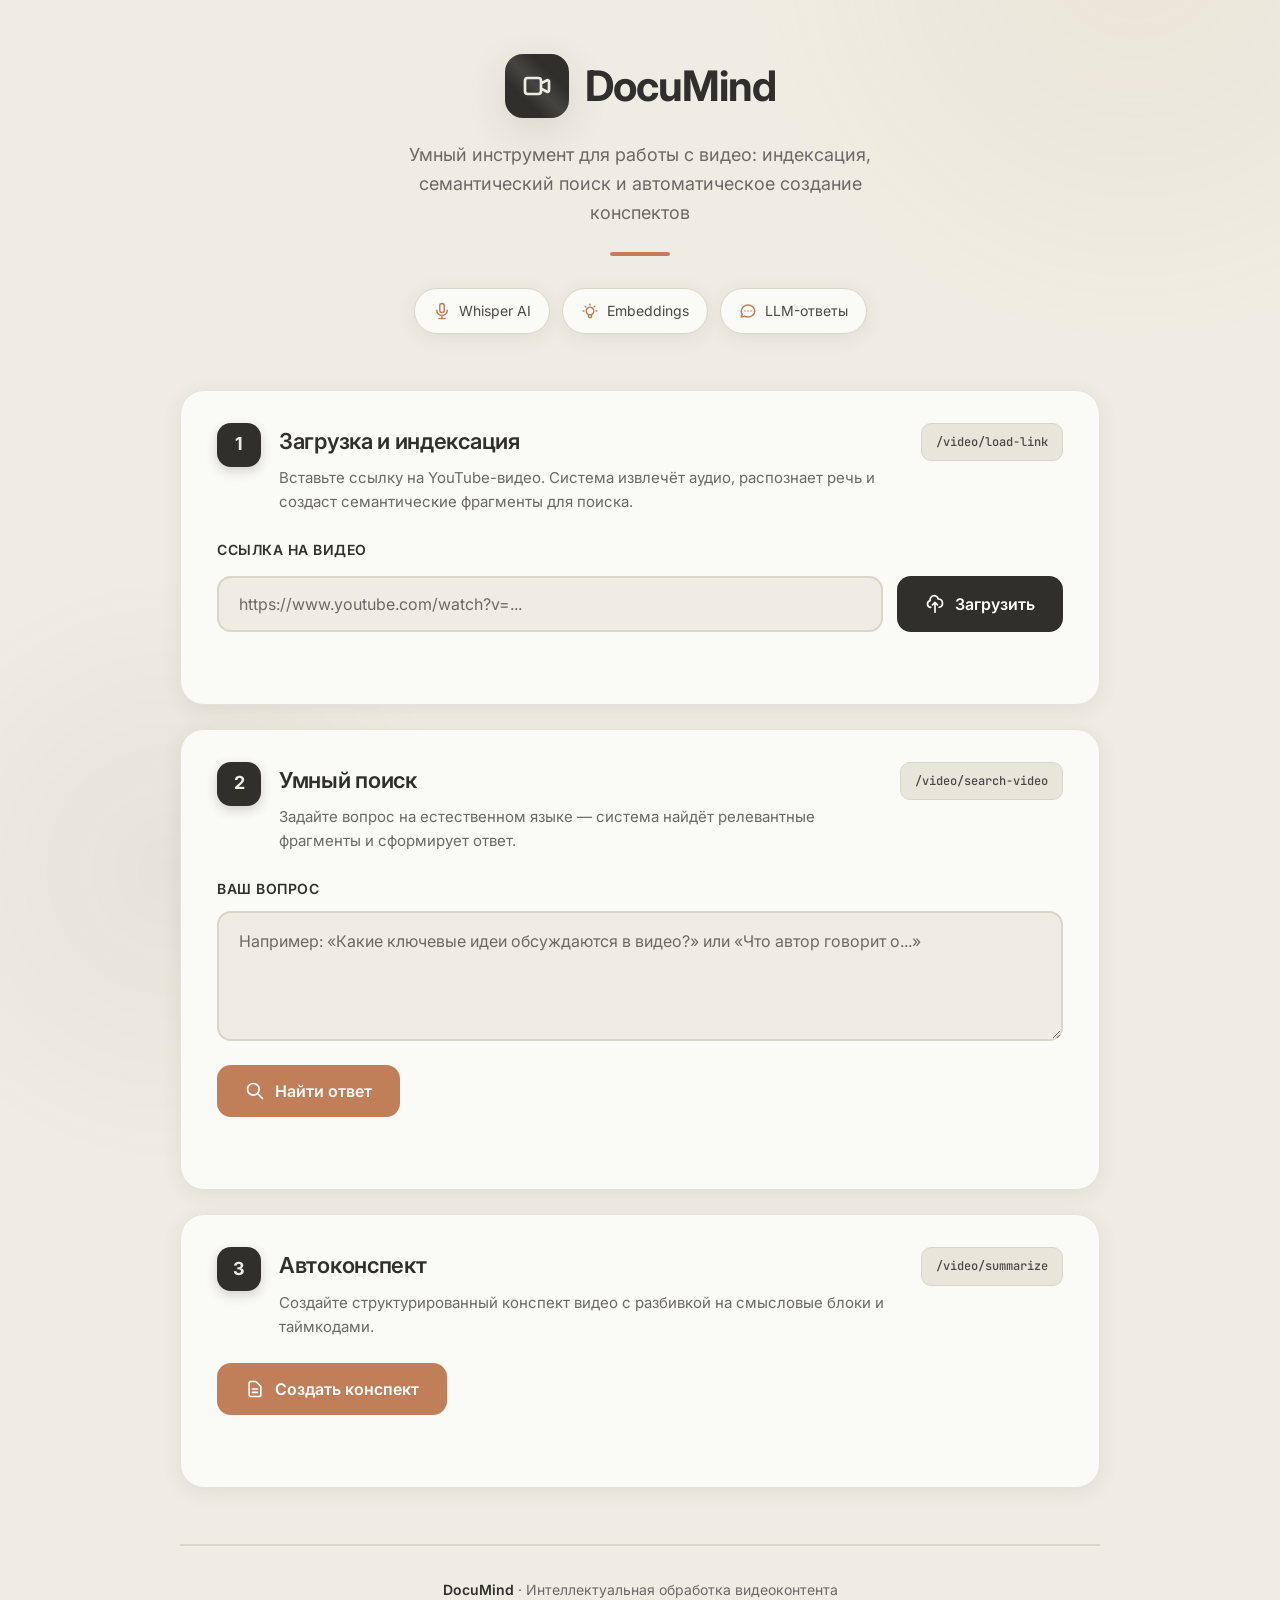
<file: index.html>
<!doctype html>
<html lang="ru">
<head>
    <meta charset="UTF-8" />
    <title>DocuMind – поиск и конспект по видео</title>
    <link rel="preconnect" href="https://fonts.googleapis.com">
    <link rel="preconnect" href="https://fonts.gstatic.com" crossorigin>
    <link href="https://fonts.googleapis.com/css2?family=Inter:wght@400;500;600;700&family=JetBrains+Mono:wght@500&display=swap" rel="stylesheet">
    <style>
        /* ... весь CSS без изменений ... */
        :root {
            --bg: #EFEDE3;
            --bg-warm: #E8E6DA;
            --bg-card: #FAFAF6;
            --dark: #302F2C;
            --dark-soft: #4A4845;
            --dark-muted: #6B6966;
            --accent: #C17F59;
            --accent-hover: #A66B47;
            --accent-soft: rgba(193, 127, 89, 0.12);
            --accent-glow: rgba(193, 127, 89, 0.25);
            --border: #D8D5C9;
            --border-light: #E5E3D9;
            --success: #6B8E5E;
            --success-bg: #EEF4EB;
            --error: #C45C5C;
            --error-bg: #F9EFEF;
            --shadow: 0 4px 20px rgba(48, 47, 44, 0.08);
            --shadow-lg: 0 12px 40px rgba(48, 47, 44, 0.12);
            --shadow-accent: 0 8px 30px rgba(193, 127, 89, 0.2);
        }

        * {
            box-sizing: border-box;
            margin: 0;
            padding: 0;
        }

        body {
            font-family: 'Inter', system-ui, -apple-system, sans-serif;
            background: var(--bg);
            color: var(--dark);
            min-height: 100vh;
            padding: 50px 24px;
            line-height: 1.7;
            font-size: 16px;
        }

        body::before {
            content: '';
            position: fixed;
            top: -50%;
            right: -20%;
            width: 800px;
            height: 800px;
            background: radial-gradient(circle, rgba(193, 127, 89, 0.08) 0%, transparent 70%);
            pointer-events: none;
            z-index: -1;
        }

        body::after {
            content: '';
            position: fixed;
            bottom: -30%;
            left: -10%;
            width: 600px;
            height: 600px;
            background: radial-gradient(circle, rgba(48, 47, 44, 0.05) 0%, transparent 70%);
            pointer-events: none;
            z-index: -1;
        }

        .container {
            max-width: 920px;
            margin: 0 auto;
        }

        header {
            text-align: center;
            margin-bottom: 56px;
        }

        .logo {
            display: inline-flex;
            align-items: center;
            gap: 16px;
            margin-bottom: 20px;
        }

        .logo-icon {
            width: 64px;
            height: 64px;
            background: var(--dark);
            border-radius: 18px;
            display: flex;
            align-items: center;
            justify-content: center;
            box-shadow: var(--shadow-lg);
            position: relative;
            overflow: hidden;
        }

        .logo-icon::before {
            content: '';
            position: absolute;
            top: -50%;
            left: -50%;
            width: 200%;
            height: 200%;
            background: linear-gradient(45deg, transparent 40%, rgba(255,255,255,0.1) 50%, transparent 60%);
            animation: shimmer 3s infinite;
        }

        @keyframes shimmer {
            0% { transform: translateX(-100%) rotate(45deg); }
            100% { transform: translateX(100%) rotate(45deg); }
        }

        .logo-icon svg {
            width: 32px;
            height: 32px;
            color: var(--bg);
            position: relative;
            z-index: 1;
        }

        h1 {
            font-size: 42px;
            font-weight: 700;
            color: var(--dark);
            letter-spacing: -1px;
        }

        .subtitle {
            color: var(--dark-muted);
            font-size: 18px;
            max-width: 520px;
            margin: 0 auto;
            line-height: 1.6;
        }

        .divider {
            width: 60px;
            height: 4px;
            background: var(--accent);
            border-radius: 2px;
            margin: 24px auto 0;
        }

        .card {
            background: var(--bg-card);
            border-radius: 24px;
            border: 1px solid var(--border-light);
            padding: 32px 36px;
            margin-bottom: 24px;
            box-shadow: var(--shadow);
            transition: all 0.3s ease;
            position: relative;
            overflow: hidden;
        }

        .card::before {
            content: '';
            position: absolute;
            top: 0;
            left: 0;
            right: 0;
            height: 4px;
            background: linear-gradient(90deg, var(--accent) 0%, var(--dark) 100%);
            opacity: 0;
            transition: opacity 0.3s ease;
        }

        .card:hover {
            box-shadow: var(--shadow-lg);
            transform: translateY(-2px);
        }

        .card:hover::before {
            opacity: 1;
        }

        .card-header {
            display: flex;
            align-items: flex-start;
            justify-content: space-between;
            margin-bottom: 24px;
            gap: 20px;
        }

        .card-header-content {
            display: flex;
            gap: 18px;
            align-items: flex-start;
        }

        .card-number {
            width: 44px;
            height: 44px;
            background: var(--dark);
            color: var(--bg);
            border-radius: 14px;
            display: flex;
            align-items: center;
            justify-content: center;
            font-size: 18px;
            font-weight: 700;
            flex-shrink: 0;
            box-shadow: 0 4px 12px rgba(48, 47, 44, 0.2);
        }

        .card-title {
            font-size: 22px;
            font-weight: 600;
            color: var(--dark);
            margin-bottom: 6px;
            letter-spacing: -0.3px;
        }

        .card-desc {
            font-size: 15px;
            color: var(--dark-muted);
            line-height: 1.6;
        }

        .tag {
            font-family: 'JetBrains Mono', monospace;
            font-size: 12px;
            font-weight: 500;
            padding: 8px 14px;
            border-radius: 10px;
            background: var(--bg-warm);
            color: var(--dark-soft);
            white-space: nowrap;
            border: 1px solid var(--border);
        }

        label {
            display: block;
            font-size: 14px;
            font-weight: 600;
            margin-bottom: 10px;
            color: var(--dark);
            text-transform: uppercase;
            letter-spacing: 0.5px;
        }

        input[type="text"], textarea {
            width: 100%;
            border-radius: 14px;
            border: 2px solid var(--border);
            background: var(--bg);
            color: var(--dark);
            padding: 16px 20px;
            font-size: 16px;
            font-family: inherit;
            outline: none;
            transition: all 0.2s ease;
        }

        input[type="text"]::placeholder, textarea::placeholder {
            color: var(--dark-muted);
        }

        input[type="text"]:hover, textarea:hover {
            border-color: var(--dark-muted);
        }

        input[type="text"]:focus, textarea:focus {
            border-color: var(--accent);
            background: var(--bg-card);
            box-shadow: 0 0 0 4px var(--accent-soft);
        }

        textarea {
            resize: vertical;
            min-height: 130px;
            line-height: 1.6;
        }

        .row {
            display: flex;
            gap: 14px;
            margin-top: 14px;
        }

        .row > input {
            flex: 1;
        }

        button {
            border-radius: 14px;
            border: none;
            background: var(--accent);
            color: white;
            font-weight: 600;
            font-size: 16px;
            padding: 16px 28px;
            cursor: pointer;
            display: inline-flex;
            align-items: center;
            justify-content: center;
            gap: 10px;
            transition: all 0.2s ease;
            white-space: nowrap;
            font-family: inherit;
        }

        button svg {
            width: 20px;
            height: 20px;
        }

        button:hover {
            background: var(--accent-hover);
            box-shadow: var(--shadow-accent);
            transform: translateY(-2px);
        }

        button:active {
            transform: translateY(0);
            box-shadow: none;
        }

        button[disabled] {
            opacity: 0.5;
            cursor: not-allowed;
            transform: none;
            box-shadow: none;
        }

        .btn-dark {
            background: var(--dark);
        }

        .btn-dark:hover {
            background: var(--dark-soft);
            box-shadow: var(--shadow-lg);
        }

        .status {
            margin-top: 16px;
            font-size: 15px;
            min-height: 24px;
        }

        .status span {
            display: inline-flex;
            align-items: center;
            gap: 8px;
            padding: 10px 18px;
            border-radius: 12px;
            font-weight: 500;
        }

        .status--ok span {
            color: var(--success);
            background: var(--success-bg);
        }

        .status--error span {
            color: var(--error);
            background: var(--error-bg);
        }

        .status--loading span {
            color: var(--dark-muted);
            background: var(--bg-warm);
        }

        .status--loading span::before {
            content: '';
            width: 16px;
            height: 16px;
            border: 2px solid var(--border);
            border-top-color: var(--accent);
            border-radius: 50%;
            animation: spin 0.8s linear infinite;
        }

        @keyframes spin {
            to { transform: rotate(360deg); }
        }

        .answer-box, .summary-box {
            margin-top: 20px;
            padding: 24px;
            border-radius: 16px;
            background: var(--bg);
            border: 2px solid var(--border);
            font-size: 16px;
            line-height: 1.8;
            white-space: pre-wrap;
        }

        .summary-items {
            margin-top: 16px;
        }

        .summary-item {
            border-radius: 16px;
            padding: 20px 24px;
            background: var(--bg);
            border: 2px solid var(--border);
            margin-bottom: 12px;
            transition: all 0.2s ease;
        }

        .summary-item:hover {
            border-color: var(--accent);
            box-shadow: 0 4px 16px var(--accent-soft);
        }

        .summary-item-header {
            display: flex;
            justify-content: space-between;
            align-items: center;
            margin-bottom: 12px;
        }

        .summary-title {
            font-weight: 600;
            font-size: 17px;
            color: var(--dark);
        }

        .time-range {
            color: var(--bg);
            background: var(--accent);
            font-size: 13px;
            font-weight: 600;
            padding: 6px 12px;
            border-radius: 8px;
        }

        .bullets {
            margin-left: 20px;
            margin-top: 10px;
            color: var(--dark-soft);
        }

        .bullets li {
            margin-bottom: 6px;
            font-size: 15px;
            line-height: 1.6;
        }

        .bullets li::marker {
            color: var(--accent);
        }

        #overallSummary {
            font-weight: 500;
            font-size: 17px;
            color: var(--dark);
            padding-bottom: 16px;
            border-bottom: 2px solid var(--border);
            line-height: 1.7;
        }

        .footer {
            text-align: center;
            margin-top: 56px;
            padding-top: 32px;
            border-top: 2px solid var(--border);
            color: var(--dark-muted);
            font-size: 14px;
        }

        .footer-brand {
            font-weight: 600;
            color: var(--dark);
        }

        .features {
            display: flex;
            justify-content: center;
            gap: 12px;
            margin-top: 32px;
            flex-wrap: wrap;
        }

        .feature {
            display: inline-flex;
            align-items: center;
            gap: 8px;
            padding: 10px 18px;
            background: var(--bg-card);
            border: 1px solid var(--border);
            border-radius: 100px;
            font-size: 14px;
            color: var(--dark-soft);
            box-shadow: var(--shadow);
        }

        .feature svg {
            width: 18px;
            height: 18px;
            color: var(--accent);
        }

        @media (max-width: 700px) {
            body {
                padding: 32px 16px;
            }

            .card {
                padding: 24px 20px;
                border-radius: 20px;
            }

            .card-header {
                flex-direction: column;
                gap: 16px;
            }

            .row {
                flex-direction: column;
            }

            h1 {
                font-size: 32px;
            }

            .subtitle {
                font-size: 16px;
            }

            .features {
                gap: 8px;
            }

            .feature {
                padding: 8px 14px;
                font-size: 13px;
            }
        }

        @keyframes fadeUp {
            from {
                opacity: 0;
                transform: translateY(20px);
            }
            to {
                opacity: 1;
                transform: translateY(0);
            }
        }

        header {
            animation: fadeUp 0.6s ease forwards;
        }

        .card {
            opacity: 0;
            animation: fadeUp 0.6s ease forwards;
        }

        .card:nth-of-type(1) { animation-delay: 0.15s; }
        .card:nth-of-type(2) { animation-delay: 0.3s; }
        .card:nth-of-type(3) { animation-delay: 0.45s; }
    </style>
</head>
<body>
<div class="container">
    <header>
        <div class="logo">
            <div class="logo-icon">
                <svg xmlns="http://www.w3.org/2000/svg" fill="none" viewBox="0 0 24 24" stroke="currentColor" stroke-width="2">
                    <path stroke-linecap="round" stroke-linejoin="round" d="M15 10l4.553-2.276A1 1 0 0121 8.618v6.764a1 1 0 01-1.447.894L15 14M5 18h8a2 2 0 002-2V8a2 2 0 00-2-2H5a2 2 0 00-2 2v8a2 2 0 002 2z" />
                </svg>
            </div>
            <h1>DocuMind</h1>
        </div>
        <p class="subtitle">
            Умный инструмент для работы с видео: индексация, семантический поиск и автоматическое создание конспектов
        </p>
        <div class="divider"></div>

        <div class="features">
            <div class="feature">
                <svg xmlns="http://www.w3.org/2000/svg" fill="none" viewBox="0 0 24 24" stroke="currentColor" stroke-width="2">
                    <path stroke-linecap="round" stroke-linejoin="round" d="M19 11a7 7 0 01-7 7m0 0a7 7 0 01-7-7m7 7v4m0 0H8m4 0h4m-4-8a3 3 0 01-3-3V5a3 3 0 116 0v6a3 3 0 01-3 3z" />
                </svg>
                Whisper AI
            </div>
            <div class="feature">
                <svg xmlns="http://www.w3.org/2000/svg" fill="none" viewBox="0 0 24 24" stroke="currentColor" stroke-width="2">
                    <path stroke-linecap="round" stroke-linejoin="round" d="M9.663 17h4.673M12 3v1m6.364 1.636l-.707.707M21 12h-1M4 12H3m3.343-5.657l-.707-.707m2.828 9.9a5 5 0 117.072 0l-.548.547A3.374 3.374 0 0014 18.469V19a2 2 0 11-4 0v-.531c0-.895-.356-1.754-.988-2.386l-.548-.547z" />
                </svg>
                Embeddings
            </div>
            <div class="feature">
                <svg xmlns="http://www.w3.org/2000/svg" fill="none" viewBox="0 0 24 24" stroke="currentColor" stroke-width="2">
                    <path stroke-linecap="round" stroke-linejoin="round" d="M8 12h.01M12 12h.01M16 12h.01M21 12c0 4.418-4.03 8-9 8a9.863 9.863 0 01-4.255-.949L3 20l1.395-3.72C3.512 15.042 3 13.574 3 12c0-4.418 4.03-8 9-8s9 3.582 9 8z" />
                </svg>
                LLM-ответы
            </div>
        </div>
    </header>

    <!-- 1. Загрузка / индексация -->
    <section class="card">
        <div class="card-header">
            <div class="card-header-content">
                <div class="card-number">1</div>
                <div>
                    <div class="card-title">Загрузка и индексация</div>
                    <div class="card-desc">Вставьте ссылку на YouTube-видео. Система извлечёт аудио, распознает речь и создаст семантические фрагменты для поиска.</div>
                </div>
            </div>
            <span class="tag">/video/load-link</span>
        </div>

        <form id="loadForm">
            <label for="videoLink">Ссылка на видео</label>
            <div class="row">
                <input type="text" id="videoLink" placeholder="https://www.youtube.com/watch?v=..." required />
                <button type="submit" id="loadBtn" class="btn-dark">
                    <svg xmlns="http://www.w3.org/2000/svg" fill="none" viewBox="0 0 24 24" stroke="currentColor" stroke-width="2">
                        <path stroke-linecap="round" stroke-linejoin="round" d="M7 16a4 4 0 01-.88-7.903A5 5 0 1115.9 6L16 6a5 5 0 011 9.9M15 13l-3-3m0 0l-3 3m3-3v12" />
                    </svg>
                    Загрузить
                </button>
            </div>
        </form>

        <div class="status" id="loadStatus"></div>
    </section>

    <!-- 2. Поиск по видео -->
    <section class="card">
        <div class="card-header">
            <div class="card-header-content">
                <div class="card-number">2</div>
                <div>
                    <div class="card-title">Умный поиск</div>
                    <div class="card-desc">Задайте вопрос на естественном языке — система найдёт релевантные фрагменты и сформирует ответ.</div>
                </div>
            </div>
            <span class="tag">/video/search-video</span>
        </div>

        <form id="searchForm">
            <label for="question">Ваш вопрос</label>
            <textarea id="question" placeholder="Например: «Какие ключевые идеи обсуждаются в видео?» или «Что автор говорит о...»" required></textarea>
            <div class="row" style="margin-top: 16px;">
                <button type="submit" id="askBtn">
                    <svg xmlns="http://www.w3.org/2000/svg" fill="none" viewBox="0 0 24 24" stroke="currentColor" stroke-width="2">
                        <path stroke-linecap="round" stroke-linejoin="round" d="M21 21l-6-6m2-5a7 7 0 11-14 0 7 7 0 0114 0z" />
                    </svg>
                    Найти ответ
                </button>
            </div>
        </form>

        <div class="status" id="searchStatus"></div>
        <div class="answer-box" id="answerBox" style="display:none;"></div>
    </section>

    <!-- 3. Конспект -->
    <section class="card">
        <div class="card-header">
            <div class="card-header-content">
                <div class="card-number">3</div>
                <div>
                    <div class="card-title">Автоконспект</div>
                    <div class="card-desc">Создайте структурированный конспект видео с разбивкой на смысловые блоки и таймкодами.</div>
                </div>
            </div>
            <span class="tag">/video/summarize</span>
        </div>

        <div class="row">
            <button id="summaryBtn">
                <svg xmlns="http://www.w3.org/2000/svg" fill="none" viewBox="0 0 24 24" stroke="currentColor" stroke-width="2">
                    <path stroke-linecap="round" stroke-linejoin="round" d="M9 12h6m-6 4h6m2 5H7a2 2 0 01-2-2V5a2 2 0 012-2h5.586a1 1 0 01.707.293l5.414 5.414a1 1 0 01.293.707V19a2 2 0 01-2 2z" />
                </svg>
                Создать конспект
            </button>
        </div>

        <div class="status" id="summaryStatus"></div>

        <div class="summary-box" id="summaryBox" style="display:none;">
            <div id="overallSummary"></div>
            <div class="summary-items" id="summaryItems"></div>
        </div>
    </section>

    <footer class="footer">
        <span class="footer-brand">DocuMind</span> · Интеллектуальная обработка видеоконтента
    </footer>
</div>

<script>
    // ⬇️ ВАЖНО: укажите адрес вашего Spring Boot бэкенда
    const backendBaseUrl = "http://localhost:9190";

    function setStatus(el, type, text) {
        el.className = "status";
        if (!text) {
            el.textContent = "";
            return;
        }
        if (type === "ok") el.classList.add("status--ok");
        if (type === "error") el.classList.add("status--error");
        if (type === "loading") el.classList.add("status--loading");
        el.innerHTML = "<span>" + text + "</span>";
    }

    async function postJson(path, body) {
        const res = await fetch(backendBaseUrl + path, {
            method: "POST",
            headers: {
                "Content-Type": "application/json"
            },
            body: JSON.stringify(body)
        });
        const text = await res.text();
        let data = null;
        try {
            data = JSON.parse(text);
        } catch (_) {}
        if (!res.ok) {
            throw new Error(data && data.message ? data.message : text || res.statusText);
        }
        return data !== null ? data : text;
    }

    // 1. Загрузка / индексация
    const loadForm = document.getElementById("loadForm");
    const loadBtn = document.getElementById("loadBtn");
    const loadStatus = document.getElementById("loadStatus");
    const videoLinkInput = document.getElementById("videoLink");

    loadForm.addEventListener("submit", async (e) => {
        e.preventDefault();
        const link = videoLinkInput.value.trim();
        if (!link) return;

        loadBtn.disabled = true;
        setStatus(loadStatus, "loading", "Индексация запущена — это может занять несколько минут...");

        try {
            const resp = await postJson("/video/load-link", { link });
            setStatus(loadStatus, "ok", "✓ " + (typeof resp === "string" ? resp : "Видео успешно проиндексировано"));
        } catch (err) {
            console.error(err);
            setStatus(loadStatus, "error", "Ошибка: " + err.message);
        } finally {
            loadBtn.disabled = false;
        }
    });

    // 2. Поиск по видео
    const searchForm = document.getElementById("searchForm");
    const askBtn = document.getElementById("askBtn");
    const searchStatus = document.getElementById("searchStatus");
    const questionInput = document.getElementById("question");
    const answerBox = document.getElementById("answerBox");

    searchForm.addEventListener("submit", async (e) => {
        e.preventDefault();
        const link = videoLinkInput.value.trim();
        const question = questionInput.value.trim();
        if (!link) {
            setStatus(searchStatus, "error", "Сначала укажите ссылку на видео в первом блоке");
            return;
        }
        if (!question) return;

        askBtn.disabled = true;
        answerBox.style.display = "none";
        setStatus(searchStatus, "loading", "Ищу ответ в содержимом видео...");

        try {
            const resp = await postJson("/video/search-video", { link, question });
            const answer = typeof resp === "string" ? resp : JSON.stringify(resp, null, 2);
            answerBox.textContent = answer;
            answerBox.style.display = "block";
            setStatus(searchStatus, "ok", "✓ Ответ найден");
        } catch (err) {
            console.error(err);
            setStatus(searchStatus, "error", "Ошибка: " + err.message);
        } finally {
            askBtn.disabled = false;
        }
    });

    // 3. Конспект
    const summaryBtn = document.getElementById("summaryBtn");
    const summaryStatus = document.getElementById("summaryStatus");
    const summaryBox = document.getElementById("summaryBox");
    const overallSummaryEl = document.getElementById("overallSummary");
    const summaryItemsEl = document.getElementById("summaryItems");

    function formatTime(seconds) {
        const s = Math.floor(seconds);
        const m = Math.floor(s / 60);
        const ss = s % 60;
        return `${m.toString().padStart(2, "0")}:${ss.toString().padStart(2, "0")}`;
    }

    summaryBtn.addEventListener("click", async () => {
        const link = videoLinkInput.value.trim();
        if (!link) {
            setStatus(summaryStatus, "error", "Сначала укажите ссылку на видео в первом блоке");
            return;
        }

        summaryBtn.disabled = true;
        summaryBox.style.display = "none";
        setStatus(summaryStatus, "loading", "Формирую структурированный конспект...");

        try {
            const resp = await postJson("/video/summarize", { link });
            overallSummaryEl.textContent = resp.overallSummary || "";
            summaryItemsEl.innerHTML = "";

            if (Array.isArray(resp.items)) {
                resp.items.forEach((item) => {
                    const div = document.createElement("div");
                    div.className = "summary-item";

                    const header = document.createElement("div");
                    header.className = "summary-item-header";

                    const title = document.createElement("div");
                    title.className = "summary-title";
                    title.textContent = item.title || "Без названия";

                    const time = document.createElement("div");
                    time.className = "time-range";
                    const st = typeof item.startTime === "number" ? formatTime(item.startTime) : "?";
                    const et = typeof item.endTime === "number" ? formatTime(item.endTime) : "?";
                    time.textContent = `${st} – ${et}`;

                    header.appendChild(title);
                    header.appendChild(time);
                    div.appendChild(header);

                    if (Array.isArray(item.bullets) && item.bullets.length > 0) {
                        const ul = document.createElement("ul");
                        ul.className = "bullets";
                        item.bullets.forEach((b) => {
                            const li = document.createElement("li");
                            li.textContent = b;
                            ul.appendChild(li);
                        });
                        div.appendChild(ul);
                    }

                    summaryItemsEl.appendChild(div);
                });
            }

            summaryBox.style.display = "block";
            setStatus(summaryStatus, "ok", "✓ Конспект готов");
        } catch (err) {
            console.error(err);
            setStatus(summaryStatus, "error", "Ошибка: " + err.message);
        } finally {
            summaryBtn.disabled = false;
        }
    });
</script>
</body>
</html>
</file>
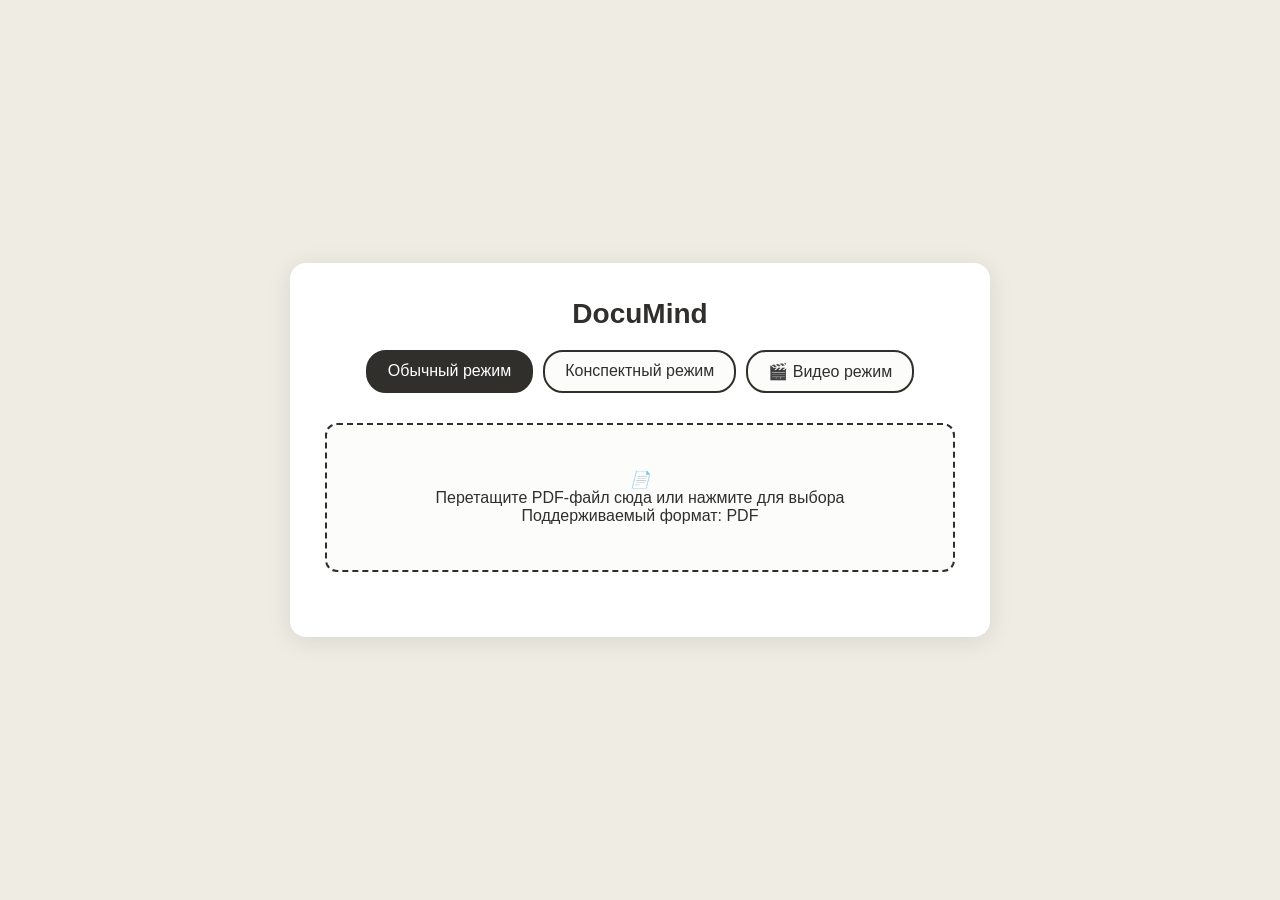
<file: documind-core/src/main/resources/index.html>
<!DOCTYPE html>
<html lang="ru">
<head>
    <meta charset="UTF-8">
    <meta name="viewport" content="width=device-width, initial-scale=1.0">
    <title>DocuMind — Анализ и Конспектирование</title>
    <style>
        * { margin:0; padding:0; box-sizing:border-box; font-family:'Segoe UI', Tahoma, Geneva, Verdana, sans-serif; }
        body { background-color:#EFEDE3; color:#302F2C; min-height:100vh; display:flex; flex-direction:column; align-items:center; justify-content:center; padding:20px; }
        .container { width:100%; max-width:700px; background:white; border-radius:16px; box-shadow:0 4px 25px rgba(0,0,0,0.1); padding:35px; text-align:center; }
        h1 { margin-bottom:20px; font-weight:600; color:#302F2C; font-size:28px; }

        .tabs { display:flex; justify-content:center; gap:10px; margin-bottom:30px; }
        .tab { padding:10px 20px; border-radius:20px; border:2px solid #302F2C; cursor:pointer; transition:all 0.3s ease; background:rgba(239,237,227,0.2); }
        .tab.active { background-color:#302F2C; color:white; }

        .upload-area { border:2px dashed #302F2C; border-radius:12px; padding:45px 25px; cursor:pointer; transition:all 0.3s ease; margin-bottom:30px; position:relative; background:rgba(239,237,227,0.2); }
        .upload-area:hover { background-color:rgba(239,237,227,0.4); transform:translateY(-2px); }
        .upload-area input[type="file"] { position:absolute; width:100%; height:100%; top:0; left:0; opacity:0; cursor:pointer; }

        .loading-container { display:none; flex-direction:column; align-items:center; justify-content:center; margin:35px 0; }
        .spinner { width:55px; height:55px; border:5px solid rgba(48,47,44,0.2); border-radius:50%; border-top-color:#302F2C; animation:spin 1s ease-in-out infinite; margin-bottom:22px; }
        @keyframes spin { to { transform:rotate(360deg);} }

        .file-info { display:none; background-color:rgba(239,237,227,0.3); padding:18px; border-radius:12px; margin-top:25px; text-align:left; position:relative; border:1px solid #E5E3DC; }
        .remove-file { position:absolute; right:18px; top:18px; background:none; border:none; color:#ff4d4d; cursor:pointer; font-size:20px; width:30px; height:30px; border-radius:50%; display:flex; align-items:center; justify-content:center; transition:background-color 0.2s; }
        .remove-file:hover { background-color:rgba(255,77,77,0.1); }

        .search-section { display:none; width:100%; margin-top:25px; background:rgba(239,237,227,0.3); padding:25px; border-radius:12px; border:1px solid #E5E3DC; }
        .search-input-container { position:relative; width:100%; margin-bottom:20px; }
        .search-input { width:100%; padding:16px 95px 16px 20px; border:2px solid #302F2C; border-radius:25px; font-size:16px; background-color:white; outline:none; transition:border-color 0.3s; }
        .search-button { position:absolute; right:6px; top:50%; transform:translateY(-50%); background-color:#302F2C; color:white; border:none; padding:10px 20px; border-radius:20px; cursor:pointer; font-size:14px; font-weight:500; transition:background-color 0.3s; height:38px; display:flex; align-items:center; justify-content:center; }

        .results-container { display:none; margin-top:25px; text-align:left; background-color:rgba(239,237,227,0.3); padding:25px; border-radius:12px; border:1px solid #E5E3DC; }
        .result-item { padding:15px; background:white; border-radius:8px; margin-bottom:12px; box-shadow:0 2px 8px rgba(0,0,0,0.05); }

        .message { margin-top:15px; font-weight:500; text-align:center; }
        .success { color:#2ecc71; } .error { color:#e74c3c; }

        .video-input-container { display:none; flex-direction:column; gap:15px; margin-bottom:20px; }
        .link-input { width:100%; padding:14px 18px; border:2px solid #302F2C; border-radius:25px; font-size:16px; outline:none; }
        .submit-btn { background-color:#302F2C; color:white; border:none; padding:12px 25px; border-radius:25px; cursor:pointer; font-size:16px; transition:background-color 0.3s; }
        .submit-btn:hover { background-color:#504e48; }
    </style>
</head>
<body>
<div class="container">
    <h1>DocuMind</h1>

    <div class="tabs">
        <div class="tab active" id="normalTab">Обычный режим</div>
        <div class="tab" id="abstractTab">Конспектный режим</div>
        <div class="tab" id="videoTab">🎬 Видео режим</div>
    </div>

    <div class="video-input-container" id="videoInputContainer">
        <input type="text" id="videoLink" class="link-input" placeholder="Вставьте ссылку на видео (YouTube)">
        <button class="submit-btn" id="videoAnalyzeBtn">Анализировать видео</button>
    </div>

    <div class="upload-area" id="uploadArea">
        <i>📄</i>
        <p>Перетащите PDF-файл сюда или нажмите для выбора</p>
        <p class="small">Поддерживаемый формат: PDF</p>
        <input type="file" id="fileInput" accept=".pdf">
    </div>

    <div class="loading-container" id="loadingContainer">
        <div class="spinner"></div>
        <p id="loadingText">Обработка файла...</p>
    </div>

    <div class="file-info" id="fileInfo">
        <span class="file-name" id="fileName"></span>
        <button class="remove-file" id="removeFile">×</button>
    </div>

    <div id="message" class="message"></div>

    <div class="search-section" id="searchSection">
        <div class="search-input-container">
            <input type="text" class="search-input" id="searchInput" placeholder="Введите ваш вопрос...">
            <button class="search-button" id="searchButton">Найти</button>
        </div>
    </div>

    <div class="results-container" id="resultsContainer">
        <div id="searchResults"></div>
    </div>
</div>

<script>
    document.addEventListener('DOMContentLoaded', () => {
        const tabs = {
            normal: document.getElementById('normalTab'),
            abstract: document.getElementById('abstractTab'),
            video: document.getElementById('videoTab')
        };
        const uploadArea = document.getElementById('uploadArea');
        const fileInput = document.getElementById('fileInput');
        const loadingContainer = document.getElementById('loadingContainer');
        const loadingText = document.getElementById('loadingText');
        const fileInfo = document.getElementById('fileInfo');
        const fileName = document.getElementById('fileName');
        const removeFile = document.getElementById('removeFile');
        const searchSection = document.getElementById('searchSection');
        const searchInput = document.getElementById('searchInput');
        const searchButton = document.getElementById('searchButton');
        const resultsContainer = document.getElementById('resultsContainer');
        const searchResults = document.getElementById('searchResults');
        const message = document.getElementById('message');
        const baseUrl = 'http://localhost:8080';

        const videoInputContainer = document.getElementById('videoInputContainer');
        const videoLinkInput = document.getElementById('videoLink');
        const videoAnalyzeBtn = document.getElementById('videoAnalyzeBtn');
        let currentVideoLink = null;

        let mode = 'normal';
        let currentFile = null;
        let docId = null;

        Object.keys(tabs).forEach(key => tabs[key].addEventListener('click', () => switchMode(key)));

        function switchMode(m) {
            mode = m;
            Object.values(tabs).forEach(tab => tab.classList.remove('active'));
            tabs[m].classList.add('active');
            resetUI();

            if (m === 'video') {
                uploadArea.style.display = 'none';
                videoInputContainer.style.display = 'flex';
                message.textContent = 'Видео режим — вставьте ссылку на видео.';
            } else {
                videoInputContainer.style.display = 'none';
                uploadArea.style.display = 'block';
                message.textContent = (m === 'normal')
                    ? 'Обычный режим — задавайте конкретные вопросы по документу.'
                    : 'Конспектный режим — создаёт развернутые обобщения и конспекты.';
            }
        }

        videoAnalyzeBtn.addEventListener('click', () => {
            const link = videoLinkInput.value.trim();
            if (!link) return alert('Введите ссылку на видео!');
            currentVideoLink = link;

            loadingContainer.style.display = 'flex';
            loadingText.textContent = 'Анализируем видео...';

            fetch(`${baseUrl}/video/load-link`, {
                method: 'POST',
                headers: { 'Content-Type': 'application/json; charset=UTF-8' },
                body: JSON.stringify({ link })
            })
            .then(r => r.text())
            .then(text => {
                loadingContainer.style.display = 'none';
                message.textContent = text || 'Видео обработано!';
                message.className = 'message success';
                searchSection.style.display = 'block';
            })
            .catch(() => {
                loadingContainer.style.display = 'none';
                message.textContent = 'Ошибка при анализе видео.';
                message.className = 'message error';
            });
        });

        fileInput.addEventListener('change', e => e.target.files.length && handleFileUpload(e.target.files[0]));
        removeFile.addEventListener('click', resetUI);
        searchButton.addEventListener('click', performSearch);
        searchInput.addEventListener('keypress', e => e.key === 'Enter' && performSearch());

        function performSearch() {
            const query = searchInput.value.trim();
            if (!query) return alert('Введите вопрос');

            loadingContainer.style.display = 'flex';
            loadingText.textContent = 'Формируем ответ...';

            let endpoint;
            let body;

            if (mode === 'video') {
                endpoint = '/video/search-video';
                body = { link: currentVideoLink, question: query };
            } else {
                endpoint = mode === 'normal' ? '/search' : '/abstract-search';
                body = { question: query, docId };
            }

            fetch(`${baseUrl}${endpoint}`, {
                method: 'POST',
                headers: { 'Content-Type': 'application/json; charset=UTF-8' },
                body: JSON.stringify(body),
                mode: 'cors'
            })
            .then(r => r.text())
            .then(data => {
                loadingContainer.style.display = 'none';
                displayResult(data);
            })
            .catch(() => {
                loadingContainer.style.display = 'none';
                message.textContent = 'Ошибка при поиске.';
                message.className = 'message error';
            });
        }

        function displayResult(result) {
            resultsContainer.style.display = 'block';
            searchResults.innerHTML = `<div class="result-item"><p>${result || 'Ничего не найдено'}</p></div>`;
            message.textContent = 'Поиск завершён!';
            message.className = 'message success';
        }

        function resetUI() {
            fileInfo.style.display = 'none';
            searchSection.style.display = 'none';
            resultsContainer.style.display = 'none';
            uploadArea.style.display = (mode !== 'video') ? 'block' : 'none';
            message.textContent = '';
            searchInput.value = '';
            searchResults.innerHTML = '';
        }

        function handleFileUpload(file) {
            currentFile = file;
            fileName.textContent = file.name;
            fileInfo.style.display = 'block';
            loadingContainer.style.display = 'flex';
            loadingText.textContent = 'Загружаем файл...';

            const formData = new FormData();
            formData.append('file', file);

            fetch(`${baseUrl}/upload`, { method: 'POST', body: formData })
                .then(response => response.text())
                .then(id => {
                    docId = id;
                    loadingContainer.style.display = 'none';
                    message.textContent = 'Файл успешно загружен!';
                    message.className = 'message success';
                    searchSection.style.display = 'block';
                })
                .catch(() => {
                    loadingContainer.style.display = 'none';
                    message.textContent = 'Ошибка при загрузке файла.';
                    message.className = 'message error';
                });
        }
    });
</script>
</body>
</html>
</file>
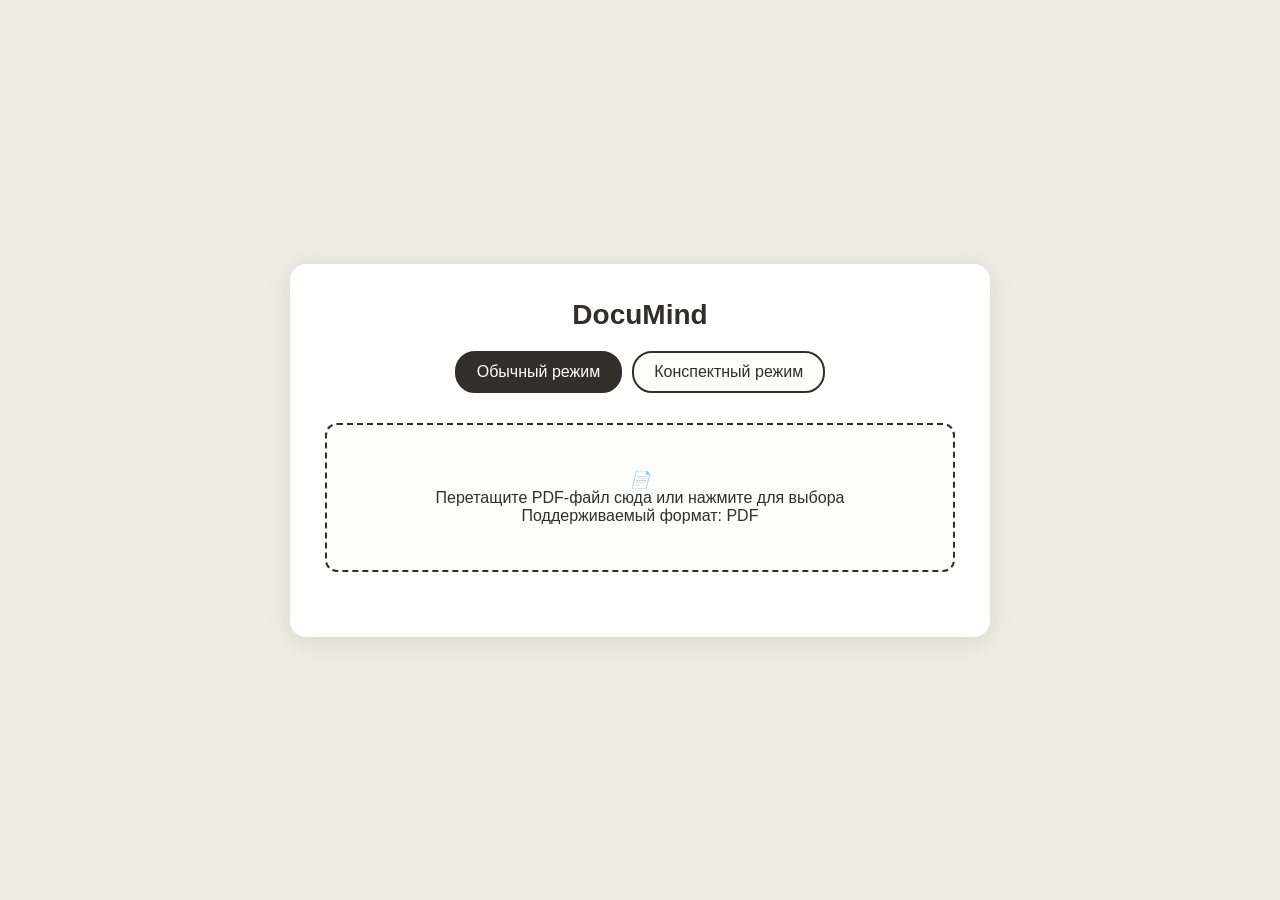
<file: pdf-ai-server/src/main/resources/index.html>
<!DOCTYPE html>
<html lang="ru">
<head>
    <meta charset="UTF-8">
    <meta name="viewport" content="width=device-width, initial-scale=1.0">
    <title>DocuMind — Анализ и Конспектирование</title>
    <style>
        /* ---------- Стили остаются прежние ---------- */
        * { margin:0; padding:0; box-sizing:border-box; font-family:'Segoe UI', Tahoma, Geneva, Verdana, sans-serif; }
        body { background-color:#EFEDE3; color:#302F2C; min-height:100vh; display:flex; flex-direction:column; align-items:center; justify-content:center; padding:20px; }
        .container { width:100%; max-width:700px; background:white; border-radius:16px; box-shadow:0 4px 25px rgba(0,0,0,0.1); padding:35px; text-align:center; }
        h1 { margin-bottom:20px; font-weight:600; color:#302F2C; font-size:28px; }

        /* ---------- Вкладки ---------- */
        .tabs { display:flex; justify-content:center; gap:10px; margin-bottom:30px; }
        .tab {
            padding:10px 20px;
            border-radius:20px;
            border:2px solid #302F2C;
            cursor:pointer;
            transition:all 0.3s ease;
            background:rgba(239,237,227,0.2);
        }
        .tab.active { background-color:#302F2C; color:white; }

        /* Остальные стили оставляем как есть */
        .upload-area { border:2px dashed #302F2C; border-radius:12px; padding:45px 25px; cursor:pointer; transition:all 0.3s ease; margin-bottom:30px; position:relative; background:rgba(239,237,227,0.2); }
        .upload-area:hover { background-color:rgba(239,237,227,0.4); transform:translateY(-2px); }
        .upload-area input[type="file"] { position:absolute; width:100%; height:100%; top:0; left:0; opacity:0; cursor:pointer; }
        .loading-container { display:none; flex-direction:column; align-items:center; justify-content:center; margin:35px 0; }
        .spinner { width:55px; height:55px; border:5px solid rgba(48,47,44,0.2); border-radius:50%; border-top-color:#302F2C; animation:spin 1s ease-in-out infinite; margin-bottom:22px; }
        @keyframes spin { to { transform:rotate(360deg);} }
        .file-info { display:none; background-color:rgba(239,237,227,0.3); padding:18px; border-radius:12px; margin-top:25px; text-align:left; position:relative; border:1px solid #E5E3DC; }
        .remove-file { position:absolute; right:18px; top:18px; background:none; border:none; color:#ff4d4d; cursor:pointer; font-size:20px; width:30px; height:30px; border-radius:50%; display:flex; align-items:center; justify-content:center; transition:background-color 0.2s; }
        .remove-file:hover { background-color:rgba(255,77,77,0.1); }
        .search-section { display:none; width:100%; margin-top:25px; background:rgba(239,237,227,0.3); padding:25px; border-radius:12px; border:1px solid #E5E3DC; }
        .search-input-container { position:relative; width:100%; margin-bottom:20px; }
        .search-input { width:100%; padding:16px 95px 16px 20px; border:2px solid #302F2C; border-radius:25px; font-size:16px; background-color:white; outline:none; transition:border-color 0.3s; }
        .search-button { position:absolute; right:6px; top:50%; transform:translateY(-50%); background-color:#302F2C; color:white; border:none; padding:10px 20px; border-radius:20px; cursor:pointer; font-size:14px; font-weight:500; transition:background-color 0.3s; height:38px; display:flex; align-items:center; justify-content:center; }
        .results-container { display:none; margin-top:25px; text-align:left; background-color:rgba(239,237,227,0.3); padding:25px; border-radius:12px; border:1px solid #E5E3DC; }
        .result-item { padding:15px; background:white; border-radius:8px; margin-bottom:12px; box-shadow:0 2px 8px rgba(0,0,0,0.05); }
        .message { margin-top:15px; font-weight:500; text-align:center; }
        .success { color:#2ecc71; } .error { color:#e74c3c; }
    </style>
</head>
<body>
<div class="container">
    <h1>DocuMind</h1>

    <div class="tabs">
        <div class="tab active" id="normalTab">Обычный режим</div>
        <div class="tab" id="abstractTab">Конспектный режим</div>
    </div>

    <!-- Основной контент (общий) -->
    <div class="upload-area" id="uploadArea">
        <i>📄</i>
        <p>Перетащите PDF-файл сюда или нажмите для выбора</p>
        <p class="small">Поддерживаемый формат: PDF</p>
        <input type="file" id="fileInput" accept=".pdf">
    </div>

    <div class="loading-container" id="loadingContainer">
        <div class="spinner"></div>
        <p id="loadingText">Обработка файла...</p>
    </div>

    <div class="file-info" id="fileInfo">
        <span class="file-name" id="fileName"></span>
        <button class="remove-file" id="removeFile">×</button>
    </div>

    <div id="message" class="message"></div>

    <div class="search-section" id="searchSection">
        <div class="search-input-container">
            <input type="text" class="search-input" id="searchInput" placeholder="Введите ваш вопрос...">
            <button class="search-button" id="searchButton">Найти</button>
        </div>
    </div>

    <div class="results-container" id="resultsContainer">
        <div class="results-header">Результаты</div>
        <div id="searchResults"></div>
    </div>
</div>

<script>
    document.addEventListener('DOMContentLoaded', () => {
        const tabs = { normal: document.getElementById('normalTab'), abstract: document.getElementById('abstractTab') };
        const uploadArea = document.getElementById('uploadArea');
        const fileInput = document.getElementById('fileInput');
        const loadingContainer = document.getElementById('loadingContainer');
        const loadingText = document.getElementById('loadingText');
        const fileInfo = document.getElementById('fileInfo');
        const fileName = document.getElementById('fileName');
        const removeFile = document.getElementById('removeFile');
        const searchSection = document.getElementById('searchSection');
        const searchInput = document.getElementById('searchInput');
        const searchButton = document.getElementById('searchButton');
        const resultsContainer = document.getElementById('resultsContainer');
        const searchResults = document.getElementById('searchResults');
        const message = document.getElementById('message');
        const baseUrl = 'http://localhost:8080';

        let mode = 'normal'; // normal | abstract
        let currentFile = null;
        let docId = null;

        // --- Переключение вкладок ---
        tabs.normal.addEventListener('click', () => switchMode('normal'));
        tabs.abstract.addEventListener('click', () => switchMode('abstract'));

        function switchMode(m) {
            mode = m;
            for (const key in tabs) tabs[key].classList.remove('active');
            tabs[m].classList.add('active');
            resetUI();
            message.textContent = (m === 'normal')
                ? 'Обычный режим — задавайте конкретные вопросы по документу.'
                : 'Конспектный режим — создаёт развернутые обобщения и конспекты.';
        }

        function generateUUID() {
            return ([1e7]+-1e3+-4e3+-8e3+-1e11)
                .replace(/[018]/g, c =>
                    (c ^ crypto.getRandomValues(new Uint8Array(1))[0] & 15 >> c / 4).toString(16)
                );
        }

        fileInput.addEventListener('change', e => e.target.files.length && handleFileUpload(e.target.files[0]));
        removeFile.addEventListener('click', resetUI);
        searchButton.addEventListener('click', performSearch);
        searchInput.addEventListener('keypress', e => e.key === 'Enter' && performSearch());

        function handleFileUpload(file) {
            if (file.type !== 'application/pdf') return alert('Выберите PDF-файл');
            currentFile = file;
            docId = generateUUID();

            fileName.textContent = file.name;
            uploadArea.style.display = 'none';
            loadingContainer.style.display = 'flex';
            loadingText.textContent = 'Обработка файла...';

            const formData = new FormData();
            formData.append('file', file);
            formData.append('docId', docId);

            const endpoint = mode === 'normal' ? '/load-pdf' : '/abstract-load';

            fetch(`${baseUrl}${endpoint}`, { method: 'POST', body: formData, mode: 'cors' })
                .then(r => r.text())
                .then(() => {
                    loadingContainer.style.display = 'none';
                    fileInfo.style.display = 'block';
                    searchSection.style.display = 'block';
                    message.textContent = 'Файл загружен! Можно задавать вопросы.';
                    message.className = 'message success';
                })
                .catch(() => {
                    loadingContainer.style.display = 'none';
                    uploadArea.style.display = 'block';
                    message.textContent = 'Ошибка загрузки файла.';
                    message.className = 'message error';
                });
        }

        function performSearch() {
            const query = searchInput.value.trim();
            if (!query) return alert('Введите вопрос');

            loadingContainer.style.display = 'flex';
            loadingText.textContent = 'Формируем ответ...';

            const endpoint = mode === 'normal' ? '/search' : '/abstract-search';

            fetch(`${baseUrl}${endpoint}`, {
                method: 'POST',
                headers: { 'Content-Type': 'application/json; charset=UTF-8' },
                body: JSON.stringify({ question: query, docId }),
                mode: 'cors'
            })
            .then(r => r.text())
            .then(data => {
                loadingContainer.style.display = 'none';
                displayResult(data);
            })
            .catch(() => {
                loadingContainer.style.display = 'none';
                message.textContent = 'Ошибка при поиске.';
                message.className = 'message error';
            });
        }

        function displayResult(result) {
            resultsContainer.style.display = 'block';
            searchResults.innerHTML = `<div class="result-item"><p>${result || 'Ничего не найдено'}</p></div>`;
            message.textContent = 'Поиск завершён!';
            message.className = 'message success';
        }

        function resetUI() {
            fileInfo.style.display = 'none';
            searchSection.style.display = 'none';
            resultsContainer.style.display = 'none';
            uploadArea.style.display = 'block';
            message.textContent = '';
            searchInput.value = '';
            searchResults.innerHTML = '';
        }
    });
</script>
</body>
</html>
</file>
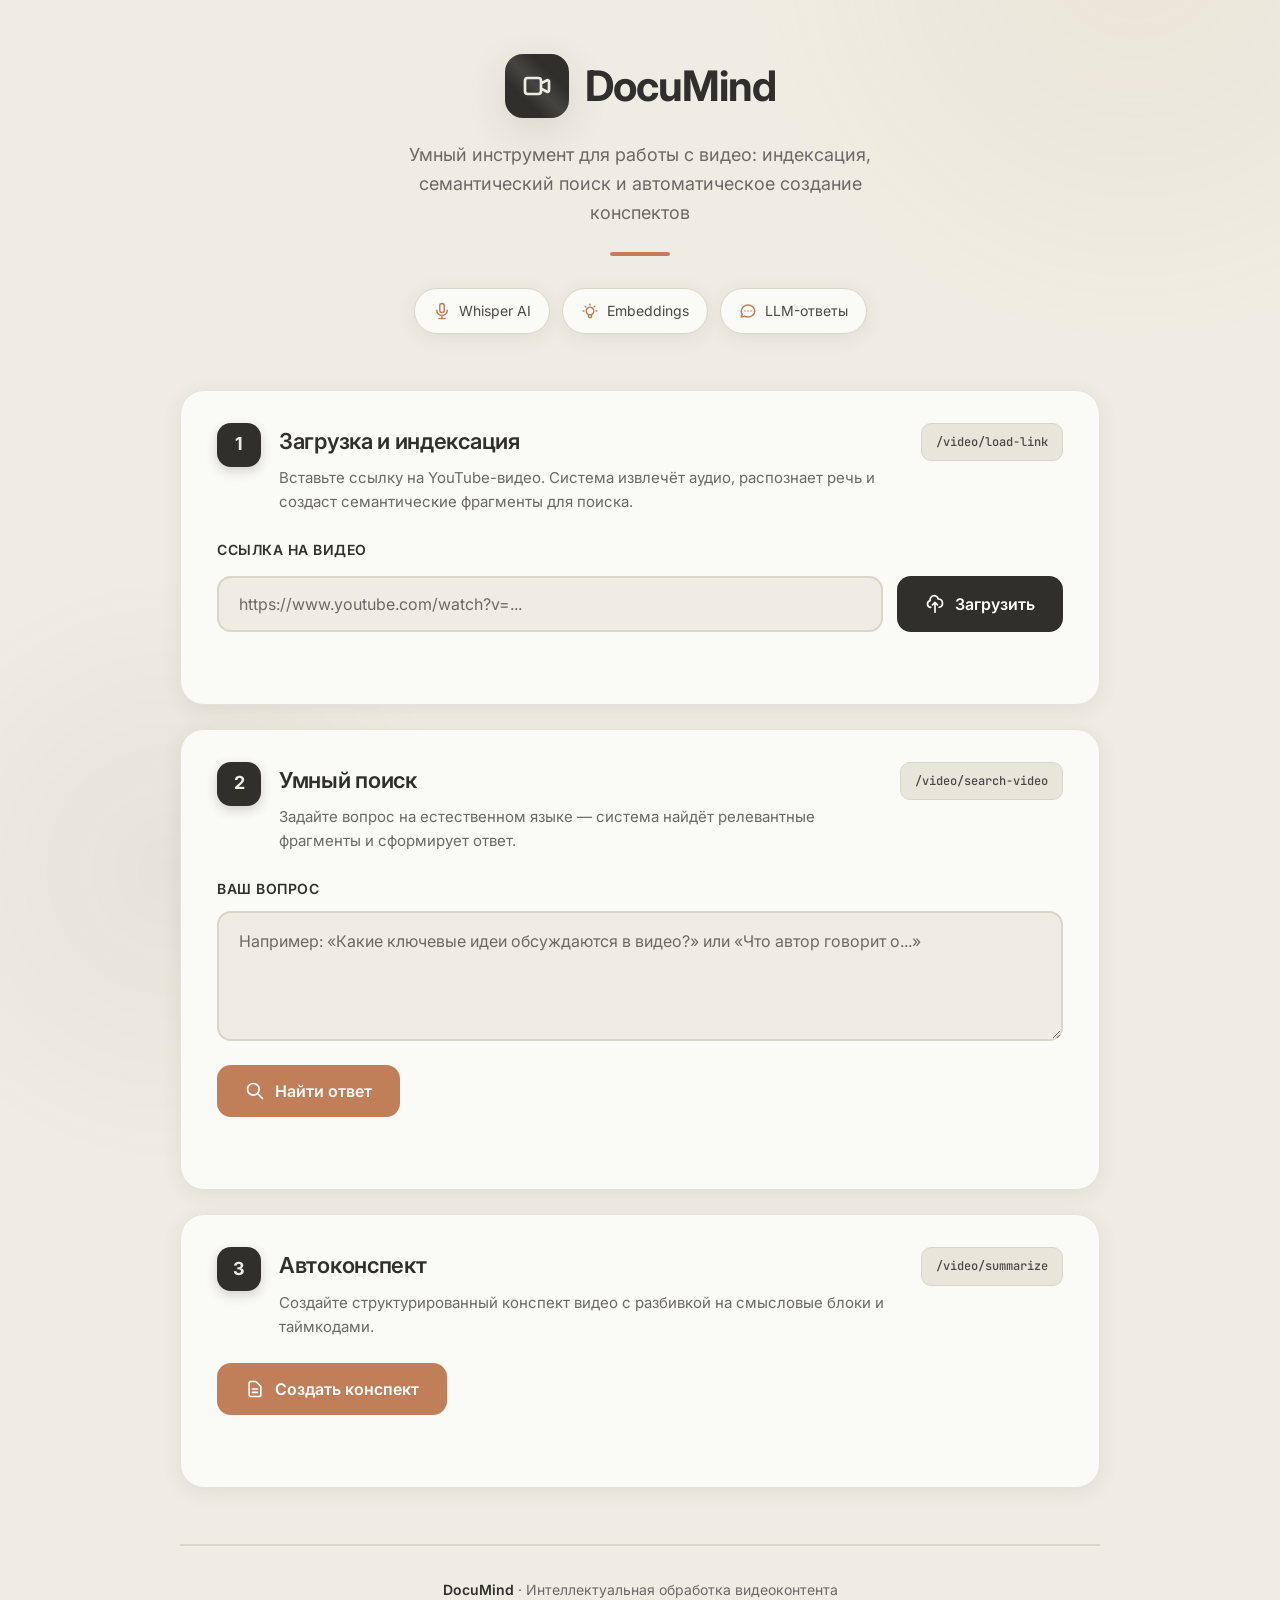
<file: documind-video/src/main/resources/static/index.html>
<!doctype html>
<html lang="ru">
<head>
    <meta charset="UTF-8" />
    <title>DocuMind – поиск и конспект по видео</title>
    <link rel="preconnect" href="https://fonts.googleapis.com">
    <link rel="preconnect" href="https://fonts.gstatic.com" crossorigin>
    <link href="https://fonts.googleapis.com/css2?family=Inter:wght@400;500;600;700&family=JetBrains+Mono:wght@500&display=swap" rel="stylesheet">
    <style>
        :root {
            --bg: #EFEDE3;
            --bg-warm: #E8E6DA;
            --bg-card: #FAFAF6;
            --dark: #302F2C;
            --dark-soft: #4A4845;
            --dark-muted: #6B6966;
            --accent: #C17F59;
            --accent-hover: #A66B47;
            --accent-soft: rgba(193, 127, 89, 0.12);
            --accent-glow: rgba(193, 127, 89, 0.25);
            --border: #D8D5C9;
            --border-light: #E5E3D9;
            --success: #6B8E5E;
            --success-bg: #EEF4EB;
            --error: #C45C5C;
            --error-bg: #F9EFEF;
            --shadow: 0 4px 20px rgba(48, 47, 44, 0.08);
            --shadow-lg: 0 12px 40px rgba(48, 47, 44, 0.12);
            --shadow-accent: 0 8px 30px rgba(193, 127, 89, 0.2);
        }

        * {
            box-sizing: border-box;
            margin: 0;
            padding: 0;
        }

        body {
            font-family: 'Inter', system-ui, -apple-system, sans-serif;
            background: var(--bg);
            color: var(--dark);
            min-height: 100vh;
            padding: 50px 24px;
            line-height: 1.7;
            font-size: 16px;
        }

        /* Декоративный фон */
        body::before {
            content: '';
            position: fixed;
            top: -50%;
            right: -20%;
            width: 800px;
            height: 800px;
            background: radial-gradient(circle, rgba(193, 127, 89, 0.08) 0%, transparent 70%);
            pointer-events: none;
            z-index: -1;
        }

        body::after {
            content: '';
            position: fixed;
            bottom: -30%;
            left: -10%;
            width: 600px;
            height: 600px;
            background: radial-gradient(circle, rgba(48, 47, 44, 0.05) 0%, transparent 70%);
            pointer-events: none;
            z-index: -1;
        }

        .container {
            max-width: 920px;
            margin: 0 auto;
        }

        /* Header */
        header {
            text-align: center;
            margin-bottom: 56px;
        }

        .logo {
            display: inline-flex;
            align-items: center;
            gap: 16px;
            margin-bottom: 20px;
        }

        .logo-icon {
            width: 64px;
            height: 64px;
            background: var(--dark);
            border-radius: 18px;
            display: flex;
            align-items: center;
            justify-content: center;
            box-shadow: var(--shadow-lg);
            position: relative;
            overflow: hidden;
        }

        .logo-icon::before {
            content: '';
            position: absolute;
            top: -50%;
            left: -50%;
            width: 200%;
            height: 200%;
            background: linear-gradient(45deg, transparent 40%, rgba(255,255,255,0.1) 50%, transparent 60%);
            animation: shimmer 3s infinite;
        }

        @keyframes shimmer {
            0% { transform: translateX(-100%) rotate(45deg); }
            100% { transform: translateX(100%) rotate(45deg); }
        }

        .logo-icon svg {
            width: 32px;
            height: 32px;
            color: var(--bg);
            position: relative;
            z-index: 1;
        }

        h1 {
            font-size: 42px;
            font-weight: 700;
            color: var(--dark);
            letter-spacing: -1px;
        }

        .subtitle {
            color: var(--dark-muted);
            font-size: 18px;
            max-width: 520px;
            margin: 0 auto;
            line-height: 1.6;
        }

        /* Decorative line */
        .divider {
            width: 60px;
            height: 4px;
            background: var(--accent);
            border-radius: 2px;
            margin: 24px auto 0;
        }

        /* Cards */
        .card {
            background: var(--bg-card);
            border-radius: 24px;
            border: 1px solid var(--border-light);
            padding: 32px 36px;
            margin-bottom: 24px;
            box-shadow: var(--shadow);
            transition: all 0.3s ease;
            position: relative;
            overflow: hidden;
        }

        .card::before {
            content: '';
            position: absolute;
            top: 0;
            left: 0;
            right: 0;
            height: 4px;
            background: linear-gradient(90deg, var(--accent) 0%, var(--dark) 100%);
            opacity: 0;
            transition: opacity 0.3s ease;
        }

        .card:hover {
            box-shadow: var(--shadow-lg);
            transform: translateY(-2px);
        }

        .card:hover::before {
            opacity: 1;
        }

        .card-header {
            display: flex;
            align-items: flex-start;
            justify-content: space-between;
            margin-bottom: 24px;
            gap: 20px;
        }

        .card-header-content {
            display: flex;
            gap: 18px;
            align-items: flex-start;
        }

        .card-number {
            width: 44px;
            height: 44px;
            background: var(--dark);
            color: var(--bg);
            border-radius: 14px;
            display: flex;
            align-items: center;
            justify-content: center;
            font-size: 18px;
            font-weight: 700;
            flex-shrink: 0;
            box-shadow: 0 4px 12px rgba(48, 47, 44, 0.2);
        }

        .card-title {
            font-size: 22px;
            font-weight: 600;
            color: var(--dark);
            margin-bottom: 6px;
            letter-spacing: -0.3px;
        }

        .card-desc {
            font-size: 15px;
            color: var(--dark-muted);
            line-height: 1.6;
        }

        /* Tag */
        .tag {
            font-family: 'JetBrains Mono', monospace;
            font-size: 12px;
            font-weight: 500;
            padding: 8px 14px;
            border-radius: 10px;
            background: var(--bg-warm);
            color: var(--dark-soft);
            white-space: nowrap;
            border: 1px solid var(--border);
        }

        /* Form elements */
        label {
            display: block;
            font-size: 14px;
            font-weight: 600;
            margin-bottom: 10px;
            color: var(--dark);
            text-transform: uppercase;
            letter-spacing: 0.5px;
        }

        input[type="text"], textarea {
            width: 100%;
            border-radius: 14px;
            border: 2px solid var(--border);
            background: var(--bg);
            color: var(--dark);
            padding: 16px 20px;
            font-size: 16px;
            font-family: inherit;
            outline: none;
            transition: all 0.2s ease;
        }

        input[type="text"]::placeholder, textarea::placeholder {
            color: var(--dark-muted);
        }

        input[type="text"]:hover, textarea:hover {
            border-color: var(--dark-muted);
        }

        input[type="text"]:focus, textarea:focus {
            border-color: var(--accent);
            background: var(--bg-card);
            box-shadow: 0 0 0 4px var(--accent-soft);
        }

        textarea {
            resize: vertical;
            min-height: 130px;
            line-height: 1.6;
        }

        .row {
            display: flex;
            gap: 14px;
            margin-top: 14px;
        }

        .row > input {
            flex: 1;
        }

        /* Buttons */
        button {
            border-radius: 14px;
            border: none;
            background: var(--accent);
            color: white;
            font-weight: 600;
            font-size: 16px;
            padding: 16px 28px;
            cursor: pointer;
            display: inline-flex;
            align-items: center;
            justify-content: center;
            gap: 10px;
            transition: all 0.2s ease;
            white-space: nowrap;
            font-family: inherit;
        }

        button svg {
            width: 20px;
            height: 20px;
        }

        button:hover {
            background: var(--accent-hover);
            box-shadow: var(--shadow-accent);
            transform: translateY(-2px);
        }

        button:active {
            transform: translateY(0);
            box-shadow: none;
        }

        button[disabled] {
            opacity: 0.5;
            cursor: not-allowed;
            transform: none;
            box-shadow: none;
        }

        /* Secondary button style */
        .btn-dark {
            background: var(--dark);
        }

        .btn-dark:hover {
            background: var(--dark-soft);
            box-shadow: var(--shadow-lg);
        }

        /* Status */
        .status {
            margin-top: 16px;
            font-size: 15px;
            min-height: 24px;
        }

        .status span {
            display: inline-flex;
            align-items: center;
            gap: 8px;
            padding: 10px 18px;
            border-radius: 12px;
            font-weight: 500;
        }

        .status--ok span {
            color: var(--success);
            background: var(--success-bg);
        }

        .status--error span {
            color: var(--error);
            background: var(--error-bg);
        }

        .status--loading span {
            color: var(--dark-muted);
            background: var(--bg-warm);
        }

        .status--loading span::before {
            content: '';
            width: 16px;
            height: 16px;
            border: 2px solid var(--border);
            border-top-color: var(--accent);
            border-radius: 50%;
            animation: spin 0.8s linear infinite;
        }

        @keyframes spin {
            to { transform: rotate(360deg); }
        }

        /* Answer box */
        .answer-box, .summary-box {
            margin-top: 20px;
            padding: 24px;
            border-radius: 16px;
            background: var(--bg);
            border: 2px solid var(--border);
            font-size: 16px;
            line-height: 1.8;
            white-space: pre-wrap;
        }

        /* Summary items */
        .summary-items {
            margin-top: 16px;
        }

        .summary-item {
            border-radius: 16px;
            padding: 20px 24px;
            background: var(--bg);
            border: 2px solid var(--border);
            margin-bottom: 12px;
            transition: all 0.2s ease;
        }

        .summary-item:hover {
            border-color: var(--accent);
            box-shadow: 0 4px 16px var(--accent-soft);
        }

        .summary-item-header {
            display: flex;
            justify-content: space-between;
            align-items: center;
            margin-bottom: 12px;
        }

        .summary-title {
            font-weight: 600;
            font-size: 17px;
            color: var(--dark);
        }

        .time-range {
            color: var(--bg);
            background: var(--accent);
            font-size: 13px;
            font-weight: 600;
            padding: 6px 12px;
            border-radius: 8px;
        }

        .bullets {
            margin-left: 20px;
            margin-top: 10px;
            color: var(--dark-soft);
        }

        .bullets li {
            margin-bottom: 6px;
            font-size: 15px;
            line-height: 1.6;
        }

        .bullets li::marker {
            color: var(--accent);
        }

        /* Overall summary */
        #overallSummary {
            font-weight: 500;
            font-size: 17px;
            color: var(--dark);
            padding-bottom: 16px;
            border-bottom: 2px solid var(--border);
            line-height: 1.7;
        }

        /* Footer */
        .footer {
            text-align: center;
            margin-top: 56px;
            padding-top: 32px;
            border-top: 2px solid var(--border);
            color: var(--dark-muted);
            font-size: 14px;
        }

        .footer-brand {
            font-weight: 600;
            color: var(--dark);
        }

        /* Feature badges */
        .features {
            display: flex;
            justify-content: center;
            gap: 12px;
            margin-top: 32px;
            flex-wrap: wrap;
        }

        .feature {
            display: inline-flex;
            align-items: center;
            gap: 8px;
            padding: 10px 18px;
            background: var(--bg-card);
            border: 1px solid var(--border);
            border-radius: 100px;
            font-size: 14px;
            color: var(--dark-soft);
            box-shadow: var(--shadow);
        }

        .feature svg {
            width: 18px;
            height: 18px;
            color: var(--accent);
        }

        /* Responsive */
        @media (max-width: 700px) {
            body {
                padding: 32px 16px;
            }

            .card {
                padding: 24px 20px;
                border-radius: 20px;
            }

            .card-header {
                flex-direction: column;
                gap: 16px;
            }

            .row {
                flex-direction: column;
            }

            h1 {
                font-size: 32px;
            }

            .subtitle {
                font-size: 16px;
            }

            .features {
                gap: 8px;
            }

            .feature {
                padding: 8px 14px;
                font-size: 13px;
            }
        }

        /* Animations */
        @keyframes fadeUp {
            from {
                opacity: 0;
                transform: translateY(20px);
            }
            to {
                opacity: 1;
                transform: translateY(0);
            }
        }

        header {
            animation: fadeUp 0.6s ease forwards;
        }

        .card {
            opacity: 0;
            animation: fadeUp 0.6s ease forwards;
        }

        .card:nth-of-type(1) { animation-delay: 0.15s; }
        .card:nth-of-type(2) { animation-delay: 0.3s; }
        .card:nth-of-type(3) { animation-delay: 0.45s; }
    </style>
</head>
<body>
<div class="container">
    <header>
        <div class="logo">
            <div class="logo-icon">
                <svg xmlns="http://www.w3.org/2000/svg" fill="none" viewBox="0 0 24 24" stroke="currentColor" stroke-width="2">
                    <path stroke-linecap="round" stroke-linejoin="round" d="M15 10l4.553-2.276A1 1 0 0121 8.618v6.764a1 1 0 01-1.447.894L15 14M5 18h8a2 2 0 002-2V8a2 2 0 00-2-2H5a2 2 0 00-2 2v8a2 2 0 002 2z" />
                </svg>
            </div>
            <h1>DocuMind</h1>
        </div>
        <p class="subtitle">
            Умный инструмент для работы с видео: индексация, семантический поиск и автоматическое создание конспектов
        </p>
        <div class="divider"></div>

        <div class="features">
            <div class="feature">
                <svg xmlns="http://www.w3.org/2000/svg" fill="none" viewBox="0 0 24 24" stroke="currentColor" stroke-width="2">
                    <path stroke-linecap="round" stroke-linejoin="round" d="M19 11a7 7 0 01-7 7m0 0a7 7 0 01-7-7m7 7v4m0 0H8m4 0h4m-4-8a3 3 0 01-3-3V5a3 3 0 116 0v6a3 3 0 01-3 3z" />
                </svg>
                Whisper AI
            </div>
            <div class="feature">
                <svg xmlns="http://www.w3.org/2000/svg" fill="none" viewBox="0 0 24 24" stroke="currentColor" stroke-width="2">
                    <path stroke-linecap="round" stroke-linejoin="round" d="M9.663 17h4.673M12 3v1m6.364 1.636l-.707.707M21 12h-1M4 12H3m3.343-5.657l-.707-.707m2.828 9.9a5 5 0 117.072 0l-.548.547A3.374 3.374 0 0014 18.469V19a2 2 0 11-4 0v-.531c0-.895-.356-1.754-.988-2.386l-.548-.547z" />
                </svg>
                Embeddings
            </div>
            <div class="feature">
                <svg xmlns="http://www.w3.org/2000/svg" fill="none" viewBox="0 0 24 24" stroke="currentColor" stroke-width="2">
                    <path stroke-linecap="round" stroke-linejoin="round" d="M8 12h.01M12 12h.01M16 12h.01M21 12c0 4.418-4.03 8-9 8a9.863 9.863 0 01-4.255-.949L3 20l1.395-3.72C3.512 15.042 3 13.574 3 12c0-4.418 4.03-8 9-8s9 3.582 9 8z" />
                </svg>
                LLM-ответы
            </div>
        </div>
    </header>

    <!-- 1. Загрузка / индексация -->
    <section class="card">
        <div class="card-header">
            <div class="card-header-content">
                <div class="card-number">1</div>
                <div>
                    <div class="card-title">Загрузка и индексация</div>
                    <div class="card-desc">Вставьте ссылку на YouTube-видео. Система извлечёт аудио, распознает речь и создаст семантические фрагменты для поиска.</div>
                </div>
            </div>
            <span class="tag">/video/load-link</span>
        </div>

        <form id="loadForm">
            <label for="videoLink">Ссылка на видео</label>
            <div class="row">
                <input type="text" id="videoLink" placeholder="https://www.youtube.com/watch?v=..." required />
                <button type="submit" id="loadBtn" class="btn-dark">
                    <svg xmlns="http://www.w3.org/2000/svg" fill="none" viewBox="0 0 24 24" stroke="currentColor" stroke-width="2">
                        <path stroke-linecap="round" stroke-linejoin="round" d="M7 16a4 4 0 01-.88-7.903A5 5 0 1115.9 6L16 6a5 5 0 011 9.9M15 13l-3-3m0 0l-3 3m3-3v12" />
                    </svg>
                    Загрузить
                </button>
            </div>
        </form>

        <div class="status" id="loadStatus"></div>
    </section>

    <!-- 2. Поиск по видео -->
    <section class="card">
        <div class="card-header">
            <div class="card-header-content">
                <div class="card-number">2</div>
                <div>
                    <div class="card-title">Умный поиск</div>
                    <div class="card-desc">Задайте вопрос на естественном языке — система найдёт релевантные фрагменты и сформирует ответ.</div>
                </div>
            </div>
            <span class="tag">/video/search-video</span>
        </div>

        <form id="searchForm">
            <label for="question">Ваш вопрос</label>
            <textarea id="question" placeholder="Например: «Какие ключевые идеи обсуждаются в видео?» или «Что автор говорит о...»" required></textarea>
            <div class="row" style="margin-top: 16px;">
                <button type="submit" id="askBtn">
                    <svg xmlns="http://www.w3.org/2000/svg" fill="none" viewBox="0 0 24 24" stroke="currentColor" stroke-width="2">
                        <path stroke-linecap="round" stroke-linejoin="round" d="M21 21l-6-6m2-5a7 7 0 11-14 0 7 7 0 0114 0z" />
                    </svg>
                    Найти ответ
                </button>
            </div>
        </form>

        <div class="status" id="searchStatus"></div>
        <div class="answer-box" id="answerBox" style="display:none;"></div>
    </section>

    <!-- 3. Конспект -->
    <section class="card">
        <div class="card-header">
            <div class="card-header-content">
                <div class="card-number">3</div>
                <div>
                    <div class="card-title">Автоконспект</div>
                    <div class="card-desc">Создайте структурированный конспект видео с разбивкой на смысловые блоки и таймкодами.</div>
                </div>
            </div>
            <span class="tag">/video/summarize</span>
        </div>

        <div class="row">
            <button id="summaryBtn">
                <svg xmlns="http://www.w3.org/2000/svg" fill="none" viewBox="0 0 24 24" stroke="currentColor" stroke-width="2">
                    <path stroke-linecap="round" stroke-linejoin="round" d="M9 12h6m-6 4h6m2 5H7a2 2 0 01-2-2V5a2 2 0 012-2h5.586a1 1 0 01.707.293l5.414 5.414a1 1 0 01.293.707V19a2 2 0 01-2 2z" />
                </svg>
                Создать конспект
            </button>
        </div>

        <div class="status" id="summaryStatus"></div>

        <div class="summary-box" id="summaryBox" style="display:none;">
            <div id="overallSummary"></div>
            <div class="summary-items" id="summaryItems"></div>
        </div>
    </section>

    <footer class="footer">
        <span class="footer-brand">DocuMind</span> · Интеллектуальная обработка видеоконтента
    </footer>
</div>

<script>
    const backendBaseUrl = "";

    function setStatus(el, type, text) {
        el.className = "status";
        if (!text) {
            el.textContent = "";
            return;
        }
        if (type === "ok") el.classList.add("status--ok");
        if (type === "error") el.classList.add("status--error");
        if (type === "loading") el.classList.add("status--loading");
        el.innerHTML = "<span>" + text + "</span>";
    }

    async function postJson(path, body) {
        const res = await fetch(backendBaseUrl + path, {
            method: "POST",
            headers: {
                "Content-Type": "application/json"
            },
            body: JSON.stringify(body)
        });
        const text = await res.text();
        let data = null;
        try {
            data = JSON.parse(text);
        } catch (_) {}
        if (!res.ok) {
            throw new Error(data && data.message ? data.message : text || res.statusText);
        }
        return data !== null ? data : text;
    }

    // 1. Загрузка / индексация
    const loadForm = document.getElementById("loadForm");
    const loadBtn = document.getElementById("loadBtn");
    const loadStatus = document.getElementById("loadStatus");
    const videoLinkInput = document.getElementById("videoLink");

    loadForm.addEventListener("submit", async (e) => {
        e.preventDefault();
        const link = videoLinkInput.value.trim();
        if (!link) return;

        loadBtn.disabled = true;
        setStatus(loadStatus, "loading", "Индексация запущена — это может занять несколько минут...");

        try {
            const resp = await postJson("/video/load-link", { link });
            setStatus(loadStatus, "ok", "✓ " + (typeof resp === "string" ? resp : "Видео успешно проиндексировано"));
        } catch (err) {
            console.error(err);
            setStatus(loadStatus, "error", "Ошибка: " + err.message);
        } finally {
            loadBtn.disabled = false;
        }
    });

    // 2. Поиск по видео
    const searchForm = document.getElementById("searchForm");
    const askBtn = document.getElementById("askBtn");
    const searchStatus = document.getElementById("searchStatus");
    const questionInput = document.getElementById("question");
    const answerBox = document.getElementById("answerBox");

    searchForm.addEventListener("submit", async (e) => {
        e.preventDefault();
        const link = videoLinkInput.value.trim();
        const question = questionInput.value.trim();
        if (!link) {
            setStatus(searchStatus, "error", "Сначала укажите ссылку на видео в первом блоке");
            return;
        }
        if (!question) return;

        askBtn.disabled = true;
        answerBox.style.display = "none";
        setStatus(searchStatus, "loading", "Ищу ответ в содержимом видео...");

        try {
            const resp = await postJson("/video/search-video", { link, question });
            const answer = typeof resp === "string" ? resp : JSON.stringify(resp, null, 2);
            answerBox.textContent = answer;
            answerBox.style.display = "block";
            setStatus(searchStatus, "ok", "✓ Ответ найден");
        } catch (err) {
            console.error(err);
            setStatus(searchStatus, "error", "Ошибка: " + err.message);
        } finally {
            askBtn.disabled = false;
        }
    });

    // 3. Конспект
    const summaryBtn = document.getElementById("summaryBtn");
    const summaryStatus = document.getElementById("summaryStatus");
    const summaryBox = document.getElementById("summaryBox");
    const overallSummaryEl = document.getElementById("overallSummary");
    const summaryItemsEl = document.getElementById("summaryItems");

    function formatTime(seconds) {
        const s = Math.floor(seconds);
        const m = Math.floor(s / 60);
        const ss = s % 60;
        return `${m.toString().padStart(2, "0")}:${ss.toString().padStart(2, "0")}`;
    }

    summaryBtn.addEventListener("click", async () => {
        const link = videoLinkInput.value.trim();
        if (!link) {
            setStatus(summaryStatus, "error", "Сначала укажите ссылку на видео в первом блоке");
            return;
        }

        summaryBtn.disabled = true;
        summaryBox.style.display = "none";
        setStatus(summaryStatus, "loading", "Формирую структурированный конспект...");

        try {
            const resp = await postJson("/video/summarize", { link });
            overallSummaryEl.textContent = resp.overallSummary || "";
            summaryItemsEl.innerHTML = "";

            if (Array.isArray(resp.items)) {
                resp.items.forEach((item) => {
                    const div = document.createElement("div");
                    div.className = "summary-item";

                    const header = document.createElement("div");
                    header.className = "summary-item-header";

                    const title = document.createElement("div");
                    title.className = "summary-title";
                    title.textContent = item.title || "Без названия";

                    const time = document.createElement("div");
                    time.className = "time-range";
                    const st = typeof item.startTime === "number" ? formatTime(item.startTime) : "?";
                    const et = typeof item.endTime === "number" ? formatTime(item.endTime) : "?";
                    time.textContent = `${st} – ${et}`;

                    header.appendChild(title);
                    header.appendChild(time);
                    div.appendChild(header);

                    if (Array.isArray(item.bullets) && item.bullets.length > 0) {
                        const ul = document.createElement("ul");
                        ul.className = "bullets";
                        item.bullets.forEach((b) => {
                            const li = document.createElement("li");
                            li.textContent = b;
                            ul.appendChild(li);
                        });
                        div.appendChild(ul);
                    }

                    summaryItemsEl.appendChild(div);
                });
            }

            summaryBox.style.display = "block";
            setStatus(summaryStatus, "ok", "✓ Конспект готов");
        } catch (err) {
            console.error(err);
            setStatus(summaryStatus, "error", "Ошибка: " + err.message);
        } finally {
            summaryBtn.disabled = false;
        }
    });
</script>
</body>
</html>
</file>
